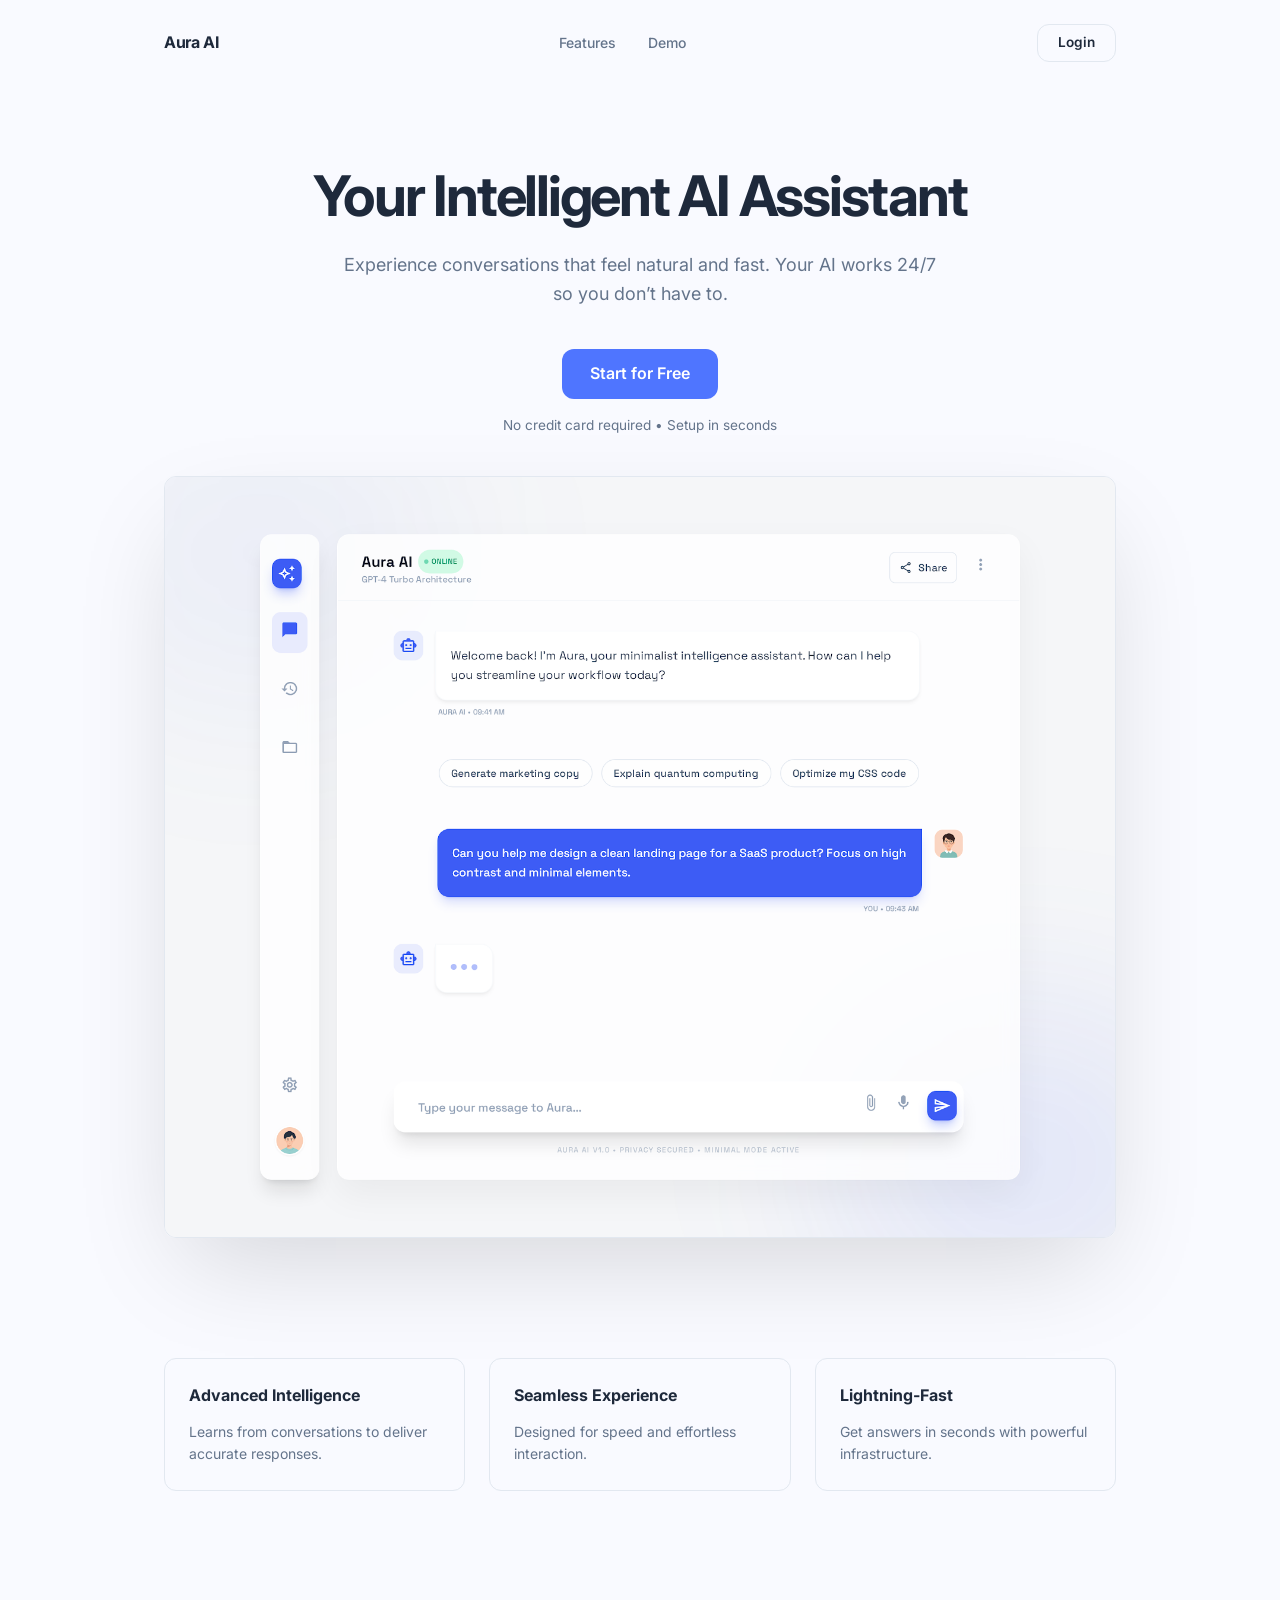
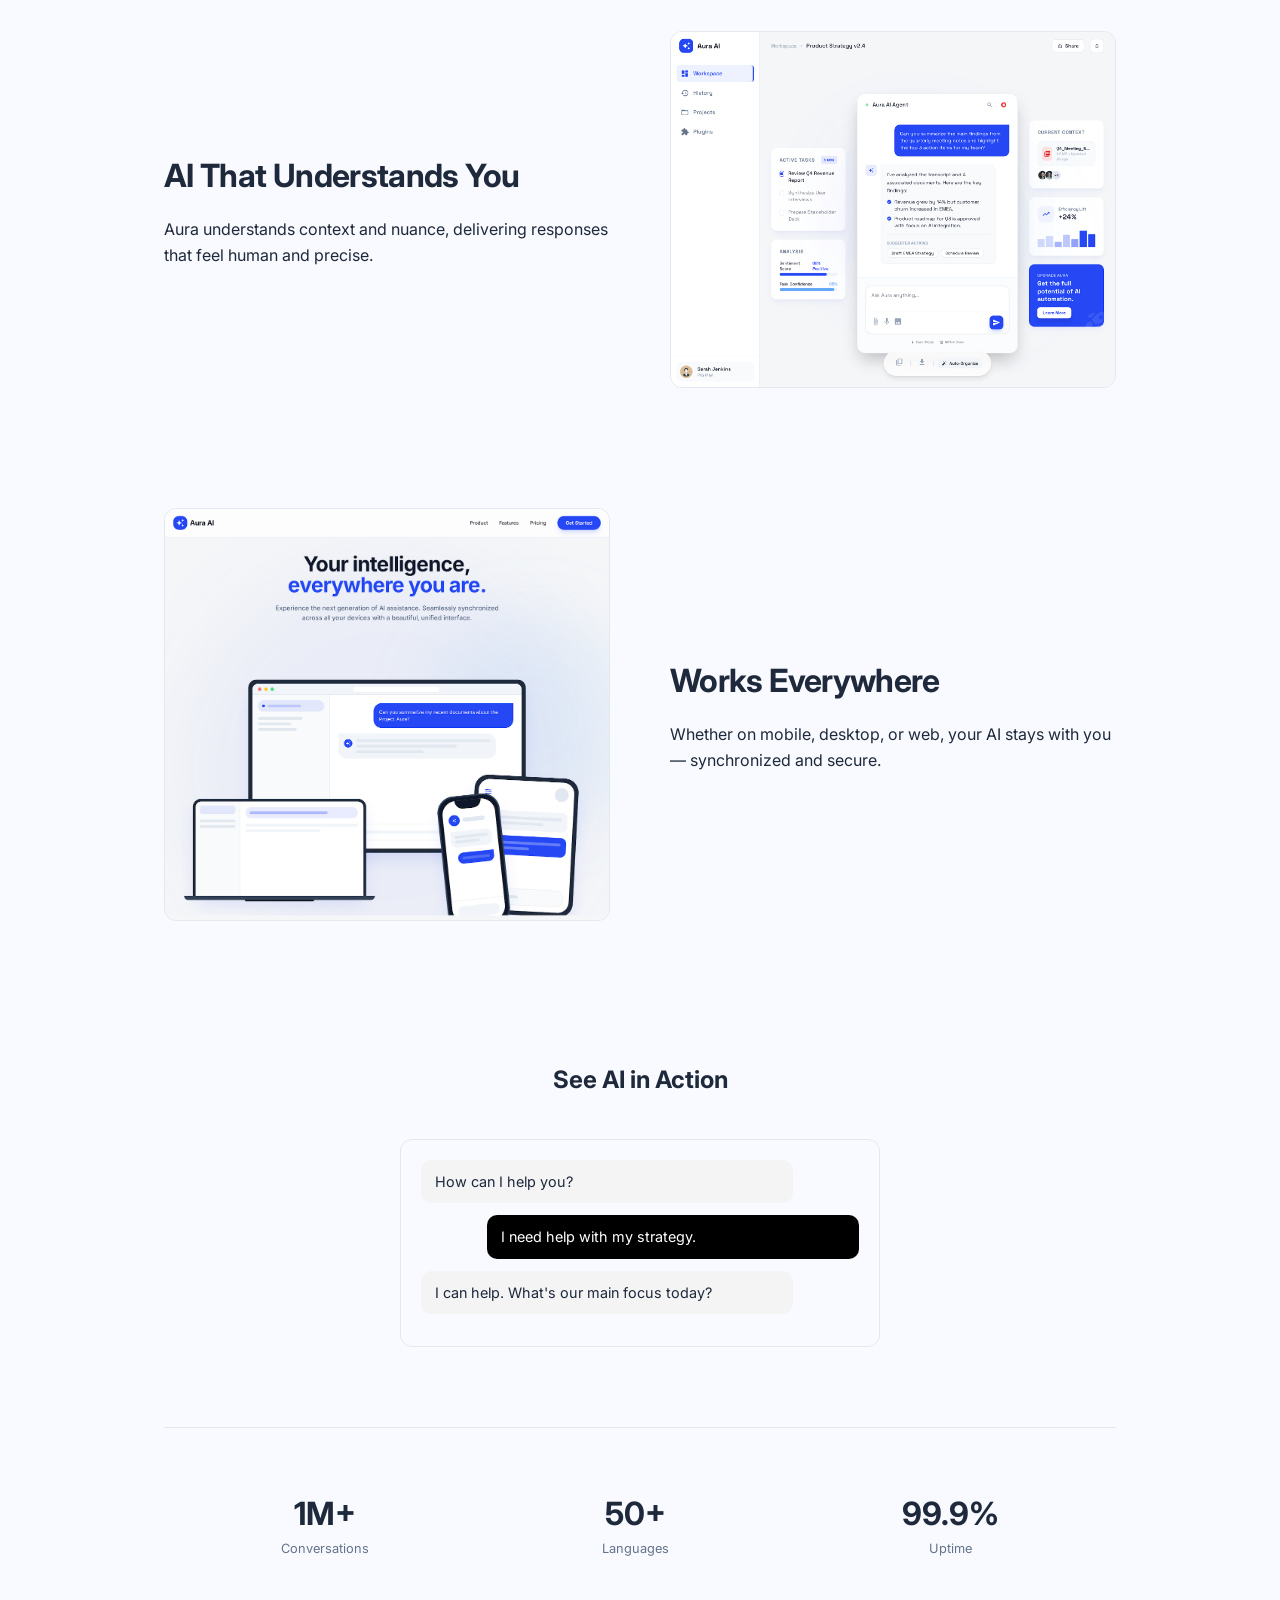
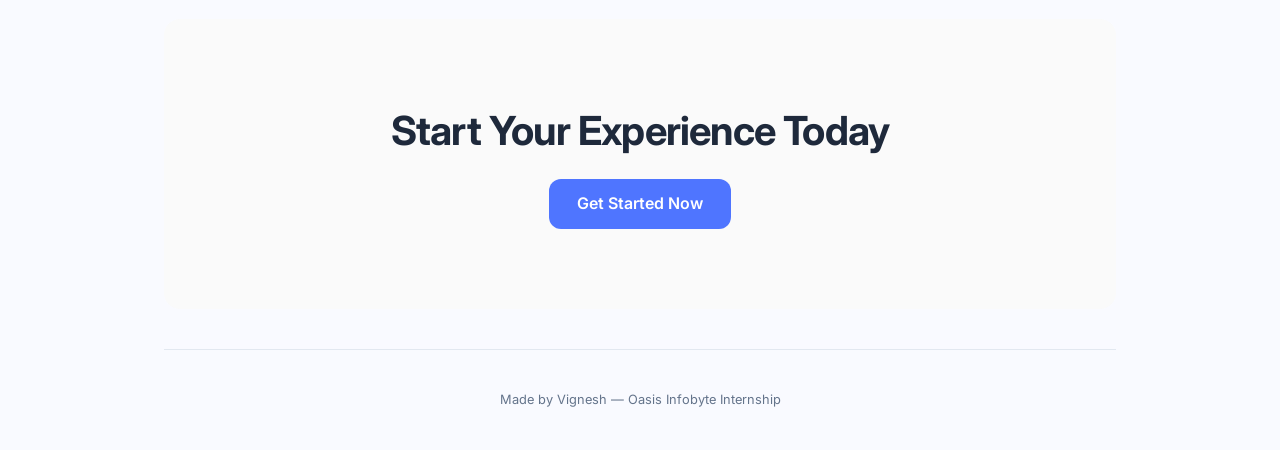
<file: Project-1-Landing-Page/index.html>
<!DOCTYPE html>
<html lang="en">

<head>
    <meta charset="UTF-8">
    <meta name="viewport" content="width=device-width, initial-scale=1.0">
    <title>Aura AI — Intelligent Assistant</title>
    <link rel="icon" href="[data-uri]">
    <link rel="stylesheet" href="style.css">
</head>

<body>
    <div class="container">
        <nav>
            <div class="logo">Aura AI</div>
            <div class="nav-links">
                <a href="#features">Features</a>
                <a href="#demo">Demo</a>
            </div>
            <div class="nav-actions">
                <a href="#" class="cta-btn nav-cta">Login</a>
            </div>
        </nav>

        <header class="hero">
            <h1>Your Intelligent AI Assistant</h1>
            <p>Experience conversations that feel natural and fast. Your AI works 24/7 so you don’t have to.</p>
            <a href="#" class="cta-btn">Start for Free</a>
            <span class="secondary-label">No credit card required • Setup in seconds</span>
            <div class="hero-visual">
                <img src="aura-ui.png" alt="Aura AI Interface Mockup">
            </div>
        </header>

        <section id="features" class="feature-grid">
            <div class="feature-card">
                <h3>Advanced Intelligence</h3>
                <p>Learns from conversations to deliver accurate responses.</p>
            </div>
            <div class="feature-card">
                <h3>Seamless Experience</h3>
                <p>Designed for speed and effortless interaction.</p>
            </div>
            <div class="feature-card">
                <h3>Lightning-Fast</h3>
                <p>Get answers in seconds with powerful infrastructure.</p>
            </div>
        </section>

        <section class="split">
            <div class="text-box">
                <h2>AI That Understands You</h2>
                <p>Aura understands context and nuance, delivering responses that feel human and precise.</p>
            </div>
            <div class="visual-box">
                <img src="auria-ui2.png" alt="Intelligence UI Preview">
            </div>
        </section>

        <section class="split reverse">
            <div class="text-box">
                <h2>Works Everywhere</h2>
                <p>Whether on mobile, desktop, or web, your AI stays with you — synchronized and secure.</p>
            </div>
            <div class="visual-box">
                <img src="aura-ui3.png" alt="Cross-platform Synchronization">
            </div>
        </section>

        <section id="demo" class="demo-section">
            <h2>See AI in Action</h2>
            <div class="chat-box">
                <div class="bubble ai">How can I help you?</div>
                <div class="bubble user">I need help with my strategy.</div>
                <div class="bubble ai">I can help. What's our main focus today?</div>
            </div>
        </section>

        <section class="stats">
            <div class="stat">
                <h2>1M+</h2>
                <p>Conversations</p>
            </div>
            <div class="stat">
                <h2>50+</h2>
                <p>Languages</p>
            </div>
            <div class="stat">
                <h2>99.9%</h2>
                <p>Uptime</p>
            </div>
        </section>

        <section class="final-cta">
            <h2>Start Your Experience Today</h2>
            <a href="#" class="cta-btn">Get Started Now</a>
        </section>

        <footer>
            <p>Made by Vignesh — Oasis Infobyte Internship</p>
        </footer>
    </div>
</body>

</html>
</file>
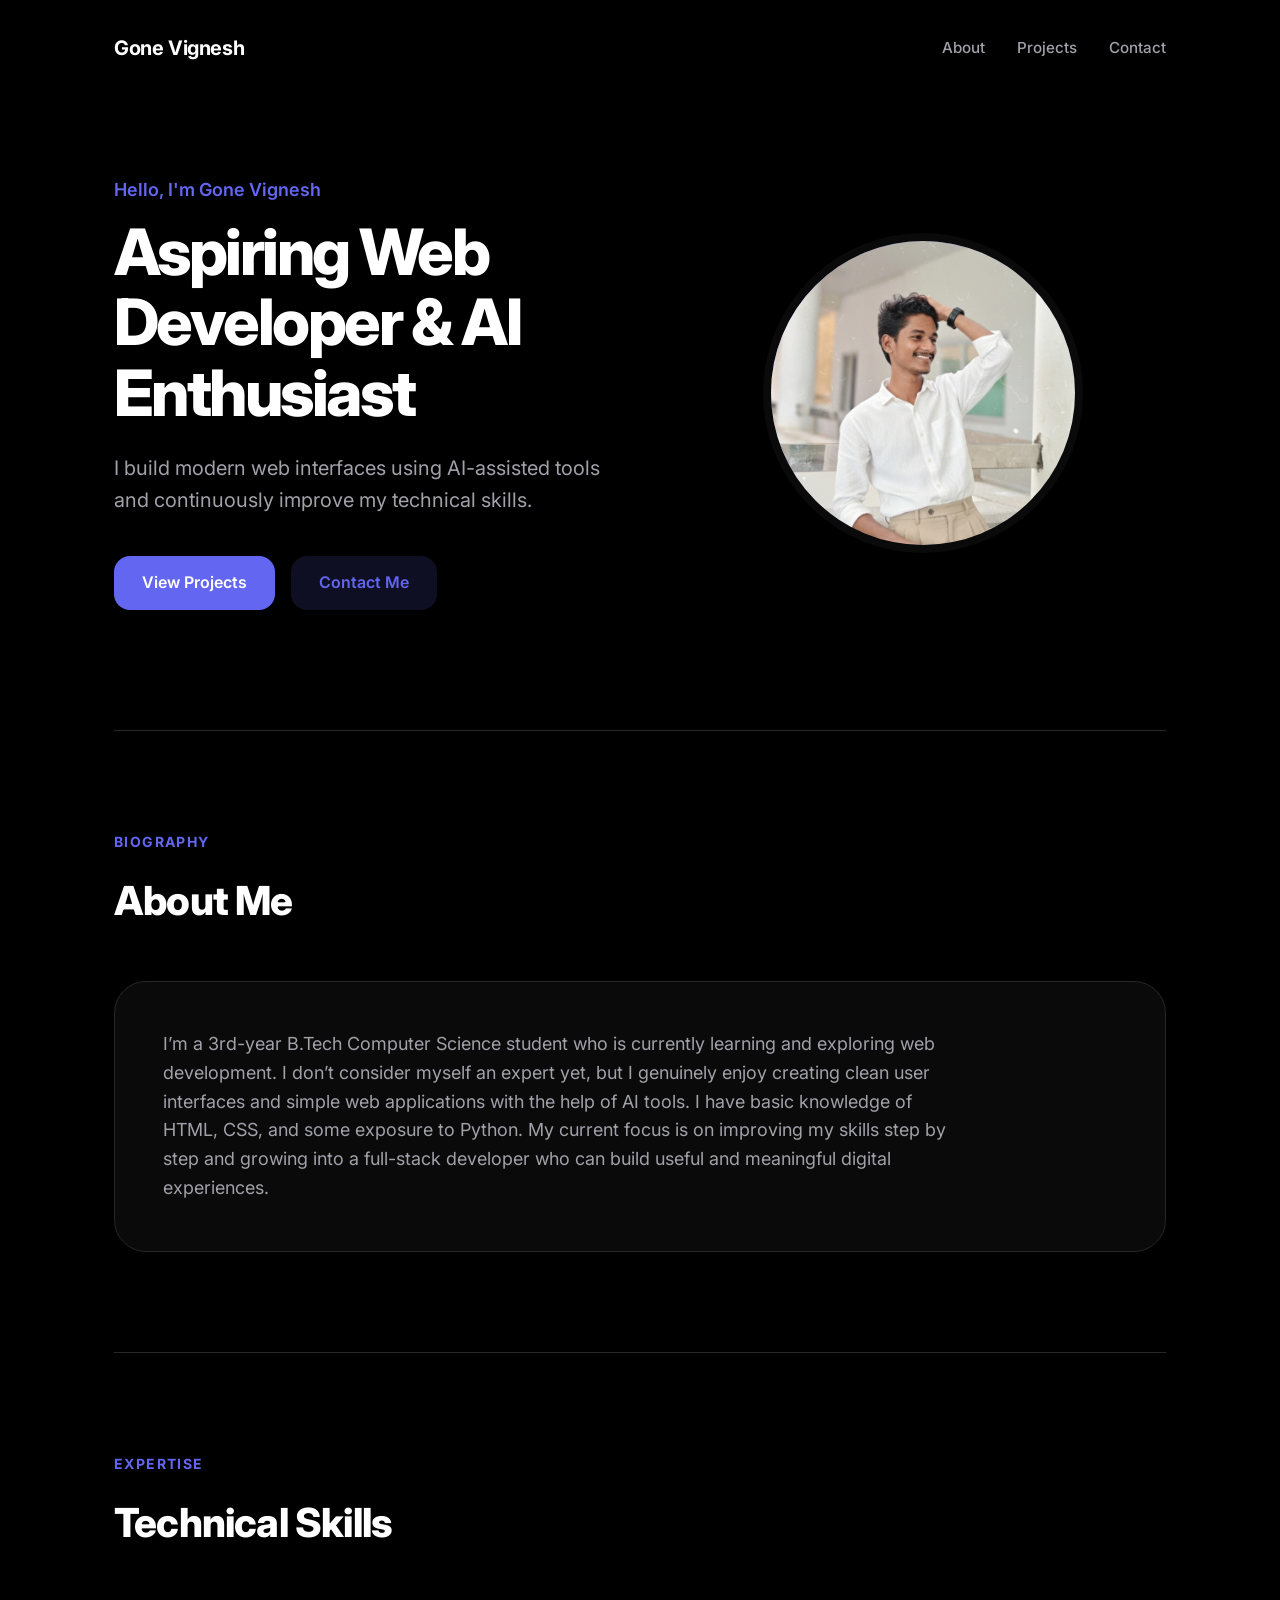
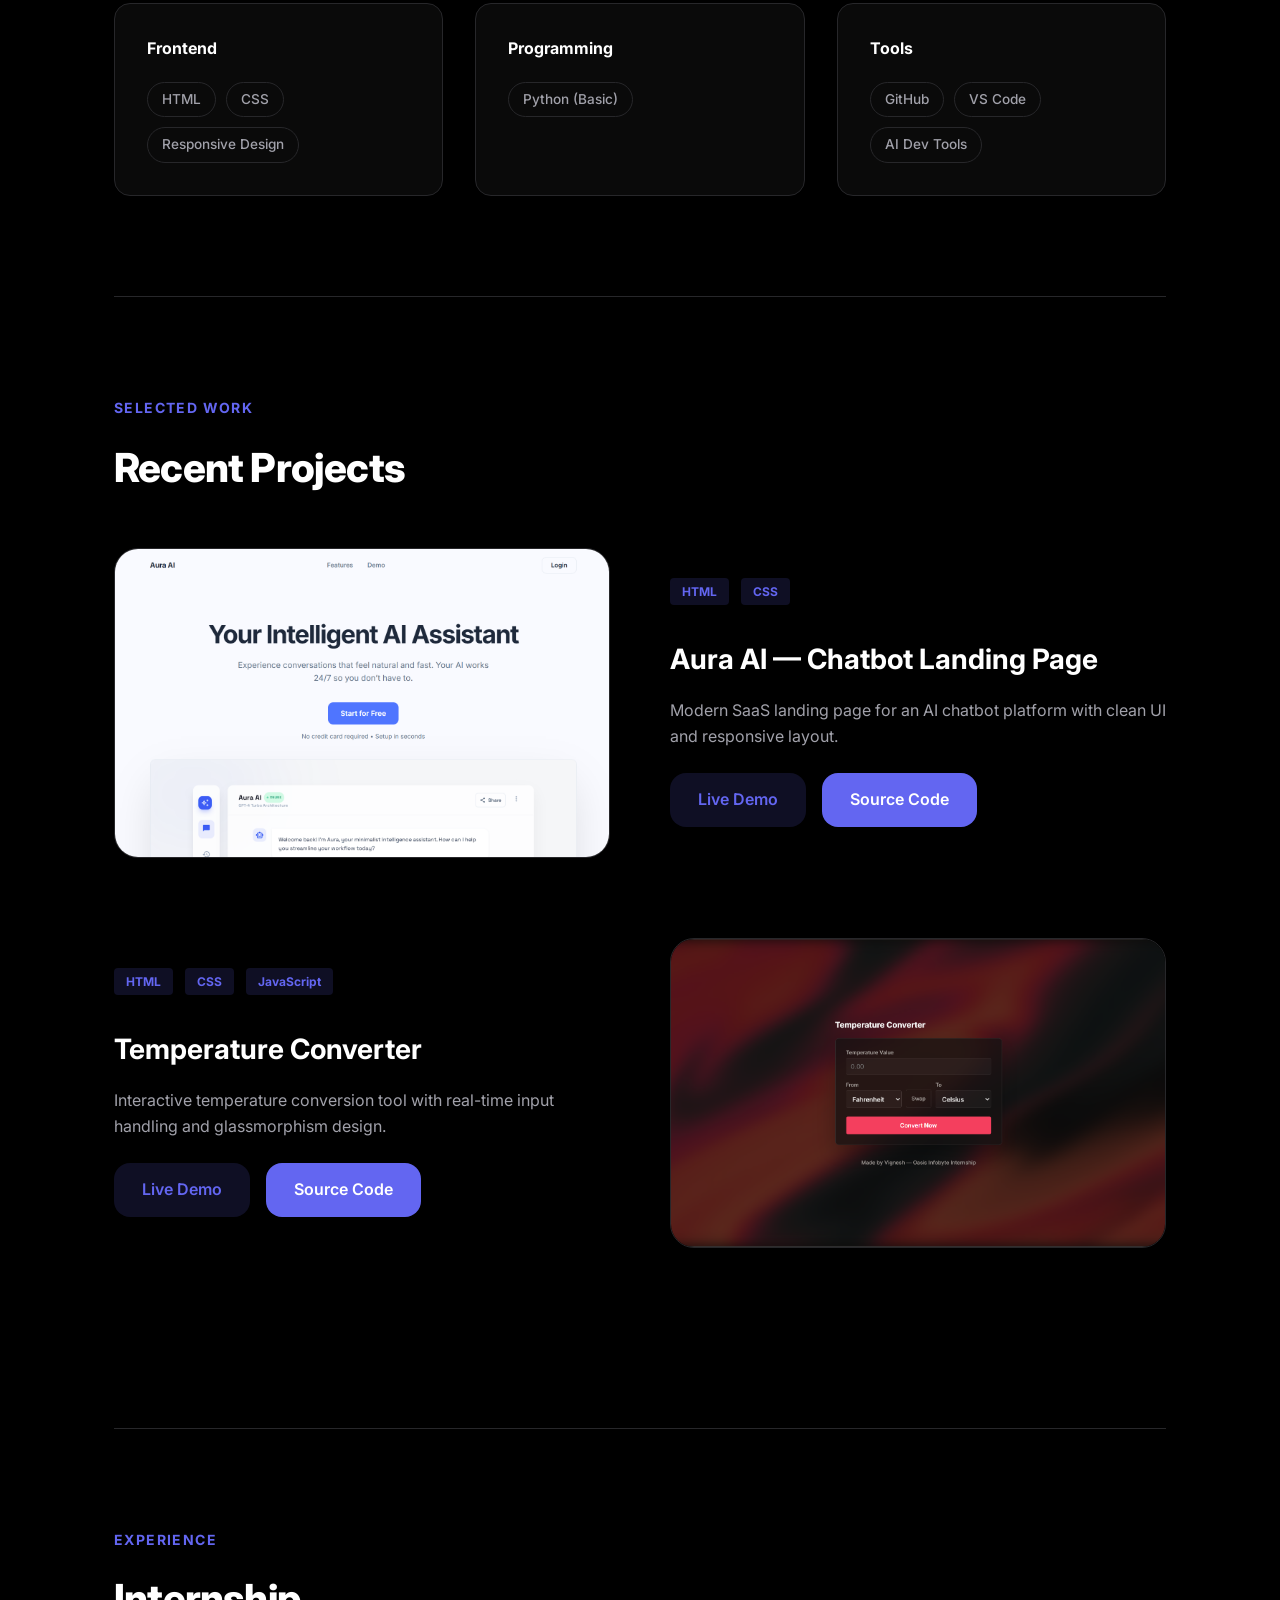
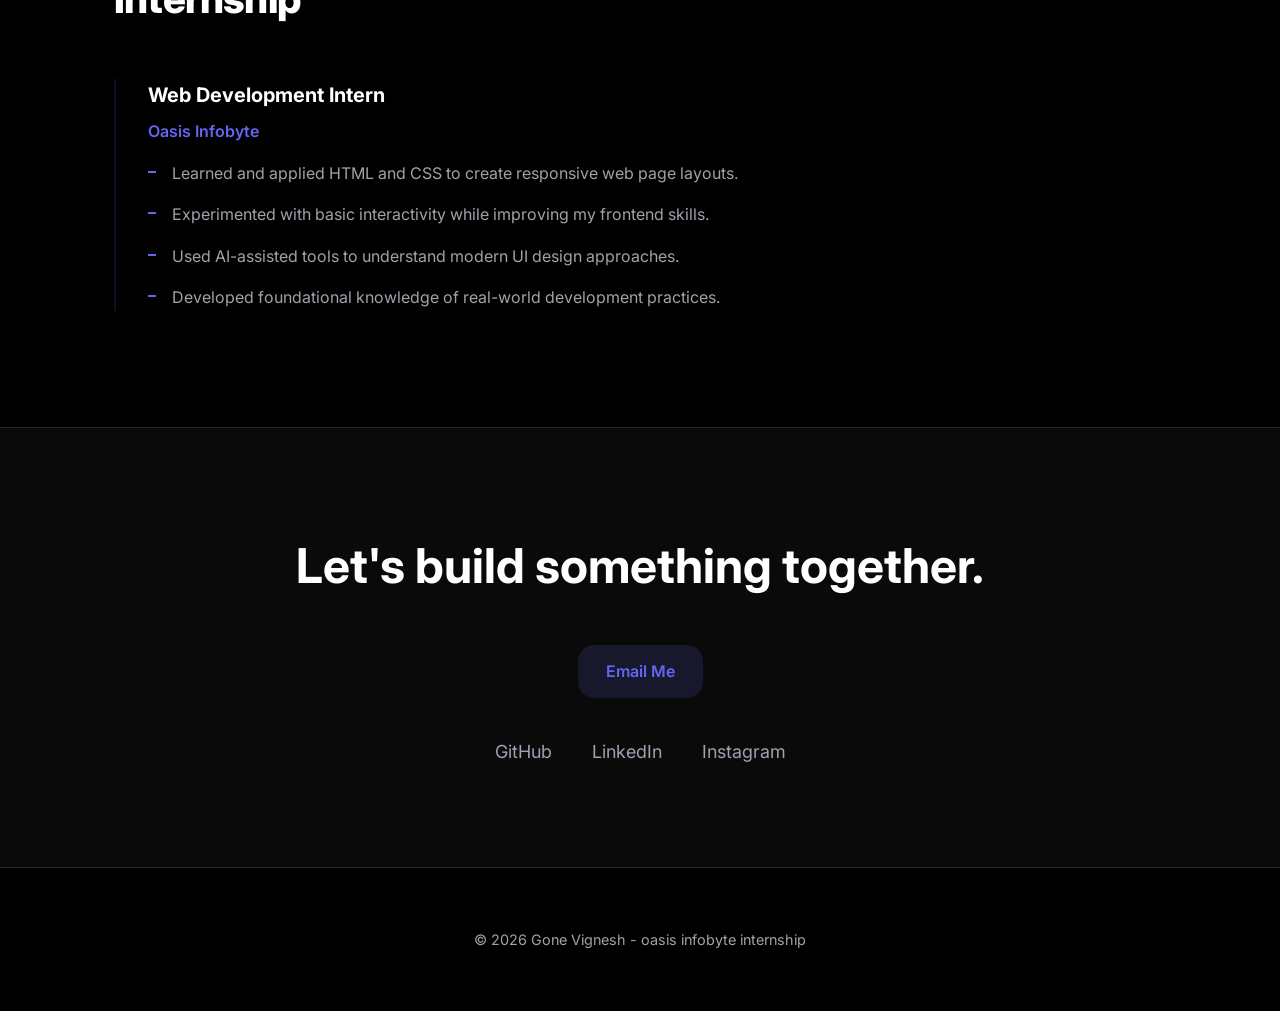
<file: Project-2-Personal-Portfolio/index.html>
<!DOCTYPE html>
<html lang="en">

<head>
    <meta charset="UTF-8">
    <meta name="viewport" content="width=device-width, initial-scale=1.0">
    <title>Gone Vignesh — Portfolio</title>
    <link rel="stylesheet" href="style.css">
</head>

<body>

    <div class="container">
        <nav>
            <div class="logo">Gone Vignesh</div>
            <div class="nav-links">
                <a href="#about">About</a>
                <a href="#projects">Projects</a>
                <a href="#contact">Contact</a>
            </div>
        </nav>

        <header class="hero">
            <div class="hero-content">
                <span class="hero-name">Hello, I'm Gone Vignesh</span>
                <h1>Aspiring Web Developer & AI Enthusiast</h1>
                <p>I build modern web interfaces using AI-assisted tools and continuously improve my technical skills.
                </p>
                <div class="btn-group">
                    <a href="#projects" class="btn btn-primary">View Projects</a>
                    <a href="#contact" class="btn btn-secondary">Contact Me</a>
                </div>
            </div>
            <div class="hero-visual">
                <div class="avatar-circle">
                    <img src="myimage.jpeg" alt="Gone Vignesh Profile">
                </div>
            </div>
        </header>

        <section id="about">
            <span class="section-label">Biography</span>
            <h2 class="section-title">About Me</h2>
            <div class="about-box">
                <p>I’m a 3rd-year B.Tech Computer Science student who is currently learning and exploring web
                    development. I don’t consider myself an expert yet, but I genuinely enjoy creating clean user
                    interfaces and simple web applications with the help of AI tools. I have basic knowledge of HTML,
                    CSS, and some exposure to Python. My current focus is on improving my skills step by step and
                    growing into a full-stack developer who can build useful and meaningful digital experiences.</p>
            </div>
        </section>

        <section id="skills">
            <span class="section-label">Expertise</span>
            <h2 class="section-title">Technical Skills</h2>
            <div class="skills-grid">
                <div class="skill-category">
                    <h3>Frontend</h3>
                    <div class="skill-tags">
                        <span class="tag">HTML</span>
                        <span class="tag">CSS</span>
                        <span class="tag">Responsive Design</span>
                    </div>
                </div>
                <div class="skill-category">
                    <h3>Programming</h3>
                    <div class="skill-tags">
                        <span class="tag">Python (Basic)</span>
                    </div>
                </div>
                <div class="skill-category">
                    <h3>Tools</h3>
                    <div class="skill-tags">
                        <span class="tag">GitHub</span>
                        <span class="tag">VS Code</span>
                        <span class="tag">AI Dev Tools</span>
                    </div>
                </div>
            </div>
        </section>

        <section id="projects">
            <span class="section-label">Selected Work</span>
            <h2 class="section-title">Recent Projects</h2>

            <div class="project-card">
                <div class="project-img">
                    <img src="auraui.png" alt="Aura AI Screenshot">
                </div>
                <div class="project-info">
                    <div class="tech-stack">
                        <span class="tech-tag">HTML</span>
                        <span class="tech-tag">CSS</span>
                    </div>
                    <h3>Aura AI — Chatbot Landing Page</h3>
                    <p>Modern SaaS landing page for an AI chatbot platform with clean UI and responsive layout.</p>
                    <div class="btn-group">
                        <a href="https://vignesh-aurai.netlify.app/" class="btn btn-secondary" target="_blank">Live
                            Demo</a>
                        <a href="https://github.com/gonevignesh/OIBSIP" class="btn btn-primary" target="_blank">Source
                            Code</a>
                    </div>
                </div>
            </div>

            <div class="project-card reverse">
                <div class="project-img">
                    <img src="tempconverter.png" alt="Temp Converter Screenshot">
                </div>
                <div class="project-info">
                    <div class="tech-stack">
                        <span class="tech-tag">HTML</span>
                        <span class="tech-tag">CSS</span>
                        <span class="tech-tag">JavaScript</span>
                    </div>
                    <h3>Temperature Converter</h3>
                    <p>Interactive temperature conversion tool with real-time input handling and glassmorphism design.
                    </p>
                    <div class="btn-group">
                        <a href="https://vignesh-tempconvert.netlify.app/" class="btn btn-secondary"
                            target="_blank">Live Demo</a>
                        <a href="https://github.com/gonevignesh/OIBSIP" class="btn btn-primary" target="_blank">Source
                            Code</a>
                    </div>
                </div>
            </div>
        </section>

        <section id="internship">
            <span class="section-label">Experience</span>
            <h2 class="section-title">Internship</h2>
            <div class="intern-box">
                <h3>Web Development Intern</h3>
                <span class="company">Oasis Infobyte</span>
                <ul>
                    <li>Learned and applied HTML and CSS to create responsive web page layouts.</li>
                    <li>Experimented with basic interactivity while improving my frontend skills.</li>
                    <li>Used AI-assisted tools to understand modern UI design approaches.</li>
                    <li>Developed foundational knowledge of real-world development practices.</li>
                </ul>
            </div>
        </section>

        <section id="contact" class="contact-section">
            <h2>Let's build something together.</h2>
            <div class="btn-group" style="justify-content: center; margin-bottom: 40px;">
                <a href="mailto:infovigneshkhanna@gmail.com" class="btn btn-secondary">Email Me</a>
            </div>
            <div class="contact-links">
                <a href="https://github.com/gonevignesh" target="_blank" rel="noopener noreferrer">GitHub</a>
                <a href="https://www.linkedin.com/in/vignesh-gone-729199233/" target="_blank"
                    rel="noopener noreferrer">LinkedIn</a>
                <a href="https://www.instagram.com/vigneshkhanna/" target="_blank"
                    rel="noopener noreferrer">Instagram</a>
            </div>
        </section>

        <footer>
            <p>© 2026 Gone Vignesh - oasis infobyte internship</p>
        </footer>
    </div>

    <script>
        window.onbeforeunload = function () {
            window.scrollTo(0, 0);
        };

        if ('scrollRestoration' in history) {
            history.scrollRestoration = 'manual';
        }

        window.onload = function () {
            window.scrollTo(0, 0);
        };
    </script>
</body>

</html>
</file>
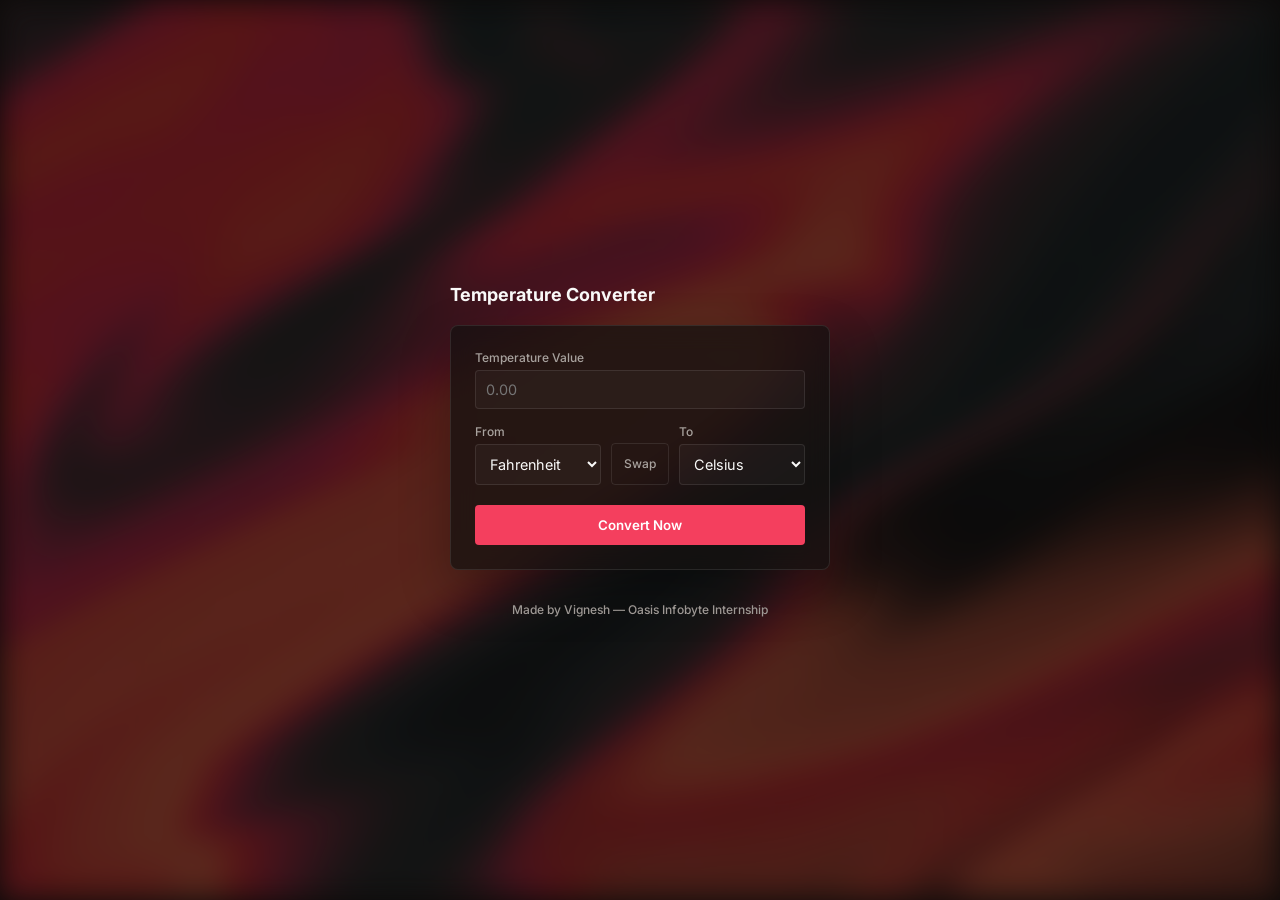
<file: Project-3-Temperature-Converter/index.html>
<!DOCTYPE html>
<html lang="en">

<head>
    <meta charset="UTF-8">
    <meta name="viewport" content="width=device-width, initial-scale=1.0">
    <title>Temperature Converter // DevMode</title>
    <link rel="icon" href="[data-uri]">
    <link rel="stylesheet" href="style.css">
</head>

<body>
    <div class="container">
        <header>
            <h1>Temperature Converter</h1>
        </header>

        <main class="converter-card">
            <form id="converter-form" class="converter-form" onsubmit="return false;">
                <div class="input-group">
                    <label>Temperature Value</label>
                    <input type="number" id="temp-input" step="any" placeholder="0.00" required>
                </div>

                <div class="units-row">
                    <div class="input-group">
                        <label>From</label>
                        <select id="from-unit">
                            <option value="celsius">Celsius</option>
                            <option value="fahrenheit" selected>Fahrenheit</option>
                            <option value="kelvin">Kelvin</option>
                        </select>
                    </div>

                    <button type="button" id="swap-btn" class="swap-btn">Swap</button>

                    <div class="input-group">
                        <label>To</label>
                        <select id="to-unit">
                            <option value="celsius" selected>Celsius</option>
                            <option value="fahrenheit">Fahrenheit</option>
                            <option value="kelvin">Kelvin</option>
                        </select>
                    </div>
                </div>

                <button type="submit" id="convert-btn" class="convert-btn">Convert Now</button>
            </form>

            <div id="result-area" class="result-area">
                <p class="result-label">Converted Result:</p>
                <div class="result-data">
                    <span id="output-temp">0.00</span>
                    <span id="output-unit" class="result-unit">°C</span>
                </div>
            </div>
        </main>
        <footer class="main-footer">
            <p>Made by Vignesh — Oasis Infobyte Internship</p>
        </footer>
    </div>
    <script src="script.js"></script>
</body>

</html>
</file>
<file: Project-1-Landing-Page/style.css>
@import url('https://fonts.googleapis.com/css2?family=Inter:wght@400;500;600;700&display=swap');

:root {
    --bg: #f9faff;
    --text: #1e293b;
    --text-muted: #64748b;
    --border: #e2e8f0;
    --accent: #4f75ff;
    --radius: 12px;
    --font-sans: 'Inter', system-ui, -apple-system, sans-serif;
}

html {
    scroll-behavior: smooth;
}

* {
    margin: 0;
    padding: 0;
    box-sizing: border-box;
}

body {
    font-family: var(--font-sans);
    background-color: var(--bg);
    color: var(--text);
    line-height: 1.6;
    -webkit-font-smoothing: antialiased;
    overflow-x: hidden;
}

.container {
    max-width: 1000px;
    margin: 0 auto;
    padding: 0 24px;
}

nav {
    display: flex;
    justify-content: space-between;
    align-items: center;
    padding: 24px 0;
}

.logo {
    font-weight: 700;
    letter-spacing: -0.02em;
}

.nav-links {
    display: flex;
    gap: 32px;
}

.nav-links a {
    color: var(--text-muted);
    text-decoration: none;
    font-size: 0.875rem;
    font-weight: 500;
}

.hero {
    padding: 80px 0 40px;
    text-align: center;
}

.hero h1 {
    font-size: 3.5rem;
    font-weight: 700;
    letter-spacing: -0.04em;
    line-height: 1.1;
    margin-bottom: 24px;
}

.hero p {
    font-size: 1.125rem;
    color: var(--text-muted);
    max-width: 600px;
    margin: 0 auto 40px;
}

.hero-visual {
    margin-top: 40px;
    border-radius: var(--radius);
    overflow: hidden;
    border: 1px solid var(--border);
    box-shadow: 0 40px 100px -20px rgba(0, 0, 0, 0.15);
}

.hero-visual img {
    width: 100%;
    display: block;
}

.cta-btn {
    background: var(--accent);
    color: #ffffff;
    padding: 12px 28px;
    border-radius: var(--radius);
    font-weight: 600;
    text-decoration: none;
    display: inline-block;
    transition: 0.3s ease;
}

.cta-btn:hover {
    transform: translateY(-2px);
    opacity: 0.9;
}

.nav-cta {
    padding: 7px 20px !important;
    font-size: 0.85rem !important;
    background: transparent !important;
    border: 1.5px solid var(--border) !important;
    color: var(--text) !important;
    margin-left: 10px;
}

.nav-cta:hover {
    border-color: var(--accent) !important;
    color: var(--accent) !important;
    transform: translateY(-1px);
}

.secondary-label {
    display: block;
    margin-top: 16px;
    font-size: 0.85rem;
    color: var(--text-muted);
}

.feature-grid {
    display: grid;
    grid-template-columns: repeat(3, 1fr);
    gap: 24px;
    padding: 80px 0;
}

.feature-card {
    padding: 24px;
    border: 1px solid var(--border);
    border-radius: var(--radius);
}

.feature-card h3 {
    margin-bottom: 12px;
    font-size: 1rem;
}

.feature-card p {
    color: var(--text-muted);
    font-size: 0.875rem;
}

.split {
    display: grid;
    grid-template-columns: 1fr 1fr;
    gap: 60px;
    align-items: center;
    padding: 60px 0;
}

.split.reverse {
    direction: rtl;
}

.split.reverse .text-box {
    direction: ltr;
}

.text-box h2 {
    font-size: 2rem;
    margin-bottom: 16px;
    letter-spacing: -0.02em;
}

.visual-box {
    background: #f8f8f8;
    border-radius: var(--radius);
    overflow: hidden;
    border: 1px solid var(--border);
}

.visual-box img {
    width: 100%;
    display: block;
}

.demo-section {
    padding: 80px 0;
    text-align: center;
}

.chat-box {
    max-width: 480px;
    margin: 40px auto 0;
    border: 1px solid var(--border);
    border-radius: 12px;
    padding: 20px;
    text-align: left;
}

.bubble {
    padding: 10px 14px;
    border-radius: 10px;
    margin-bottom: 12px;
    max-width: 85%;
    font-size: 0.9rem;
}

.bubble.ai {
    background: #f4f4f5;
    color: var(--text);
}

.bubble.user {
    background: #000000;
    color: #ffffff;
    margin-left: auto;
}

.stats {
    display: flex;
    justify-content: space-around;
    padding: 60px 0;
    border-top: 1px solid var(--border);
    text-align: center;
}

.stat h2 {
    font-size: 2rem;
}

.stat p {
    color: var(--text-muted);
    font-size: 0.8rem;
}

.final-cta {
    padding: 80px 0;
    text-align: center;
    background: #fafafa;
    border-radius: 16px;
    margin-bottom: 40px;
}

.final-cta h2 {
    font-size: 2.5rem;
    margin-bottom: 16px;
    letter-spacing: -0.02em;
}

footer {
    padding: 40px 0;
    border-top: 1px solid var(--border);
    text-align: center;
    font-size: 0.8rem;
    color: var(--text-muted);
}

@media (max-width: 768px) {

    .feature-grid,
    .split,
    .stats {
        grid-template-columns: 1fr;
        flex-direction: column;
        gap: 32px;
    }

    .nav-links {
        display: none;
    }
}
</file>
<file: Project-2-Personal-Portfolio/style.css>
@import url('https://fonts.googleapis.com/css2?family=Inter:wght@400;500;600;700&display=swap');

:root {
    --primary: #6366f1;
    --primary-light: rgba(99, 102, 241, 0.15);
    --bg: #000000;
    --surface: #0a0a0a;
    --text: #ffffff;
    --text-muted: #a1a1aa;
    --border: #27272a;
    --shadow: 0 0 20px rgba(0, 0, 0, 1);
    --radius: 16px;
    --font-sans: 'Inter', system-ui, sans-serif;
}

html {
    scroll-behavior: smooth;
}

* {
    margin: 0;
    padding: 0;
    box-sizing: border-box;
}
body {
    font-family: var(--font-sans);
    background-color: var(--bg);
    color: var(--text);
    line-height: 1.6;
    -webkit-font-smoothing: antialiased;
    overflow-x: hidden;
}

.container {
    max-width: 1100px;
    margin: 0 auto;
    padding: 0 24px;
}

nav {
    display: flex;
    justify-content: space-between;
    align-items: center;
    padding: 32px 0;
}

.logo {
    font-weight: 700;
    font-size: 1.25rem;
    letter-spacing: -0.02em;
}

.nav-links {
    display: flex;
    gap: 32px;
}

.nav-links a {
    text-decoration: none;
    color: var(--text-muted);
    font-weight: 500;
    font-size: 0.95rem;
    transition: color 0.2s ease;
}

.nav-links a:hover {
    color: var(--primary);
}

.hero {
    display: flex;
    align-items: center;
    gap: 80px;
    padding: 80px 0 120px;
}

.hero-content {
    flex: 1;
}

.hero-name {
    font-size: 1.125rem;
    font-weight: 600;
    color: var(--primary);
    margin-bottom: 12px;
    display: block;
}

.hero h1 {
    font-size: clamp(2.5rem, 5vw, 4rem);
    font-weight: 800;
    letter-spacing: -0.04em;
    line-height: 1.1;
    margin-bottom: 24px;
}

.hero p {
    font-size: 1.25rem;
    color: var(--text-muted);
    max-width: 540px;
    margin-bottom: 40px;
}

.btn-group {
    display: flex;
    gap: 16px;
}

.btn {
    padding: 14px 28px;
    border-radius: var(--radius);
    text-decoration: none;
    font-weight: 600;
    font-size: 1rem;
    transition: all 0.2s cubic-bezier(0.4, 0, 0.2, 1);
    display: inline-block;
}

.btn-primary {
    background: var(--primary);
    color: white;
}

.btn-primary:hover {
    transform: translateY(-2px);
    box-shadow: 0 20px 25px -5px rgba(79, 70, 229, 0.2);
}

.btn-secondary {
    background: var(--primary-light);
    color: var(--primary);
}

.btn-secondary:hover {
    background: rgba(99, 102, 241, 0.2);
    transform: translateY(-2px);
}

.hero-visual {
    flex: 1;
    display: flex;
    justify-content: center;
}

.avatar-circle {
    width: 320px;
    height: 320px;
    background: radial-gradient(circle at top left, var(--primary), #000);
    border-radius: 50%;
    position: relative;
    display: flex;
    align-items: center;
    justify-content: center;
    overflow: hidden;
    border: 8px solid var(--surface);
    box-shadow: var(--shadow);
}

.avatar-circle img {
    width: 100%;
    height: 100%;
    object-fit: cover;
}

section {
    padding: 100px 0;
    border-top: 1px solid var(--border);
}

.section-label {
    font-size: 0.875rem;
    font-weight: 700;
    text-transform: uppercase;
    letter-spacing: 0.1em;
    color: var(--primary);
    margin-bottom: 16px;
    display: block;
}

.section-title {
    font-size: 2.5rem;
    font-weight: 800;
    letter-spacing: -0.02em;
    margin-bottom: 48px;
}

.about-box {
    background: var(--surface);
    padding: 48px;
    border-radius: 32px;
    border: 1px solid var(--border);
}

.about-box p {
    font-size: 1.125rem;
    color: var(--text-muted);
    max-width: 800px;
}

.skills-grid {
    display: grid;
    grid-template-columns: repeat(3, 1fr);
    gap: 32px;
}

.skill-category {
    background: var(--surface);
    padding: 32px;
    border-radius: var(--radius);
    border: 1px solid var(--border);
    transition: all 0.2s ease;
}

.skill-category:hover {
    box-shadow: var(--shadow);
}

.skill-category h3 {
    font-size: 1rem;
    margin-bottom: 20px;
    color: var(--text);
}

.skill-tags {
    display: flex;
    flex-wrap: wrap;
    gap: 10px;
}

.tag {
    background: var(--surface);
    padding: 6px 14px;
    border-radius: 100px;
    font-size: 0.85rem;
    font-weight: 500;
    color: var(--text-muted);
    border: 1px solid var(--border);
}

.project-card {
    display: grid;
    grid-template-columns: 1fr 1fr;
    gap: 60px;
    align-items: center;
    margin-bottom: 80px;
}

.project-card.reverse {
    direction: rtl;
}

.project-card.reverse .project-info {
    direction: ltr;
}

.project-img {
    background: var(--surface);
    border-radius: 24px;
    overflow: hidden;
    border: 1px solid var(--border);
    aspect-ratio: 16/10;
}

.project-img img {
    width: 100%;
    height: 100%;
    object-fit: cover;
    transition: transform 0.5s ease;
}

.project-card:hover .project-img img {
    transform: scale(1.05);
}

.project-info h3 {
    font-size: 1.75rem;
    margin-bottom: 16px;
}

.project-info p {
    color: var(--text-muted);
    margin-bottom: 24px;
}

.tech-stack {
    display: flex;
    gap: 12px;
    margin-bottom: 32px;
}

.tech-tag {
    font-size: 0.75rem;
    font-weight: 700;
    color: var(--primary);
    background: var(--primary-light);
    padding: 4px 12px;
    border-radius: 4px;
}

.intern-box {
    padding-left: 32px;
    border-left: 2px solid var(--primary-light);
}

.intern-box h3 {
    font-size: 1.25rem;
    margin-bottom: 8px;
}

.intern-box .company {
    color: var(--primary);
    font-weight: 600;
    margin-bottom: 16px;
    display: block;
}

.intern-box ul {
    list-style: none;
}

.intern-box li {
    position: relative;
    padding-left: 24px;
    margin-bottom: 16px;
    color: var(--text-muted);
}

.intern-box li::before {
    content: "";
    position: absolute;
    left: 0;
    top: 10px;
    width: 8px;
    height: 2px;
    background: var(--primary);
}

.contact-section {
    background: var(--surface);
    color: white;
    padding: 100px 0;
    text-align: center;
    width: 100vw;
    position: relative;
    left: 50%;
    right: 50%;
    margin-left: -50vw;
    margin-right: -50vw;
    border-bottom: 1px solid var(--border);
}

.contact-section h2 {
    font-size: 3rem;
    margin-bottom: 40px;
    color: white;
}

.contact-links {
    display: flex;
    justify-content: center;
    gap: 40px;
}

.contact-links a {
    color: #9ca3af;
    text-decoration: none;
    font-size: 1.125rem;
    transition: color 0.2s;
}

.contact-links a:hover {
    color: white;
}

footer {
    padding: 60px 0;
    text-align: center;
    color: var(--text-muted);
    font-size: 0.9rem;
}

@media (max-width: 900px) {
    .hero {
        flex-direction: column;
        text-align: center;
        gap: 40px;
    }

    .hero h1 {
        font-size: 3rem;
    }

    .btn-group {
        justify-content: center;
    }

    .skills-grid {
        grid-template-columns: 1fr;
    }

    .project-card {
        grid-template-columns: 1fr;
        gap: 32px;
    }

    .project-card.reverse {
        direction: ltr;
    }

    .contact-section {
        padding: 40px 20px;
    }

    .contact-links {
        flex-direction: column;
        gap: 20px;
    }
}
</file>
<file: Project-3-Temperature-Converter/style.css>
@import url('https://fonts.googleapis.com/css2?family=Inter:wght@400;500;600;700&display=swap');

:root {
    --bg-dark: #0c0a09;
    --card-bg: rgba(20, 18, 17, 0.75);
    --accent: #f43f5e;
    --text: #fafaf9;
    --text-dim: #a8a29e;
    --border: rgba(231, 229, 228, 0.1);
    --font-sans: 'Inter', system-ui, -apple-system, sans-serif;
}

* {
    margin: 0;
    padding: 0;
    box-sizing: border-box;
}

body {
    background-color: var(--bg-dark);
    color: var(--text);
    font-family: var(--font-sans);
    height: 100vh;
    overflow: hidden;
    display: flex;
    justify-content: center;
    align-items: center;
}

body::before {
    content: "";
    position: fixed;
    top: 0;
    left: 0;
    width: 100%;
    height: 100%;
    background: url('temp.jpg') center/cover no-repeat;
    filter: blur(15px) grayscale(0.2) brightness(0.4);
    z-index: -1;
}

.container {
    width: 100%;
    max-width: 420px;
    padding: 20px;
}

header {
    margin-bottom: 20px;
}

header h1 {
    font-size: 1.125rem;
    font-weight: 700;
}

header p {
    font-size: 0.8125rem;
    color: var(--text-dim);
}

.converter-card {
    background: var(--card-bg);
    border: 1px solid var(--border);
    backdrop-filter: blur(12px);
    border-radius: 8px;
    padding: 24px;
    box-shadow: 0 20px 50px rgba(0, 0, 0, 0.3);
}

.converter-form {
    display: flex;
    flex-direction: column;
    gap: 15px;
}

.input-group {
    display: flex;
    flex-direction: column;
    gap: 5px;
}

label {
    font-size: 0.75rem;
    font-weight: 500;
    color: var(--text-dim);
}

input[type="number"],
select {
    background-color: rgba(255, 255, 255, 0.03);
    border: 1px solid var(--border);
    color: var(--text);
    padding: 10px;
    font-family: var(--font-sans);
    font-size: 0.9rem;
    border-radius: 4px;
    outline: none;
    transition: 0.2s;
}

input[type="number"]:focus,
select:focus {
    border-color: var(--accent);
    background-color: rgba(255, 255, 255, 0.05);
}

.units-row {
    display: grid;
    grid-template-columns: 1fr auto 1fr;
    align-items: flex-end;
    gap: 10px;
}

.swap-btn {
    height: 42px;
    background: none;
    border: 1px solid var(--border);
    color: var(--text-dim);
    border-radius: 4px;
    padding: 0 12px;
    cursor: pointer;
    font-family: var(--font-sans);
    font-size: 0.75rem;
    font-weight: 500;
}

.swap-btn:hover {
    color: var(--text);
    border-color: var(--accent);
}

.convert-btn {
    background-color: var(--accent);
    color: white;
    border: none;
    padding: 12px;
    font-family: var(--font-sans);
    font-weight: 600;
    border-radius: 4px;
    cursor: pointer;
    transition: 0.2s;
    margin-top: 5px;
}

.convert-btn:hover {
    opacity: 0.9;
}

.result-area {
    margin-top: 20px;
    padding: 16px;
    background: rgba(255, 255, 255, 0.02);
    border-left: 3px solid var(--accent);
    display: none;
}

.result-area.active {
    display: block;
}

.result-label {
    font-size: 0.65rem;
    color: var(--text-dim);
    margin-bottom: 5px;
}

.result-data {
    font-size: 1.1rem;
    font-weight: 700;
}

.result-unit {
    color: var(--accent);
    margin-left: 2px;
}

input::-webkit-outer-spin-button,
input::-webkit-inner-spin-button {
    -webkit-appearance: none;
    appearance: none;
    margin: 0;
}

input[type=number] {
    -moz-appearance: textfield;
    appearance: textfield;
}

@media (max-width: 480px) {
    .container {
        max-width: 100%;
    }
}

.main-footer {
    margin-top: 32px;
    text-align: center;
}

.main-footer p {
    font-size: 0.75rem;
    color: var(--text-dim);
    font-weight: 500;
}
</file>
